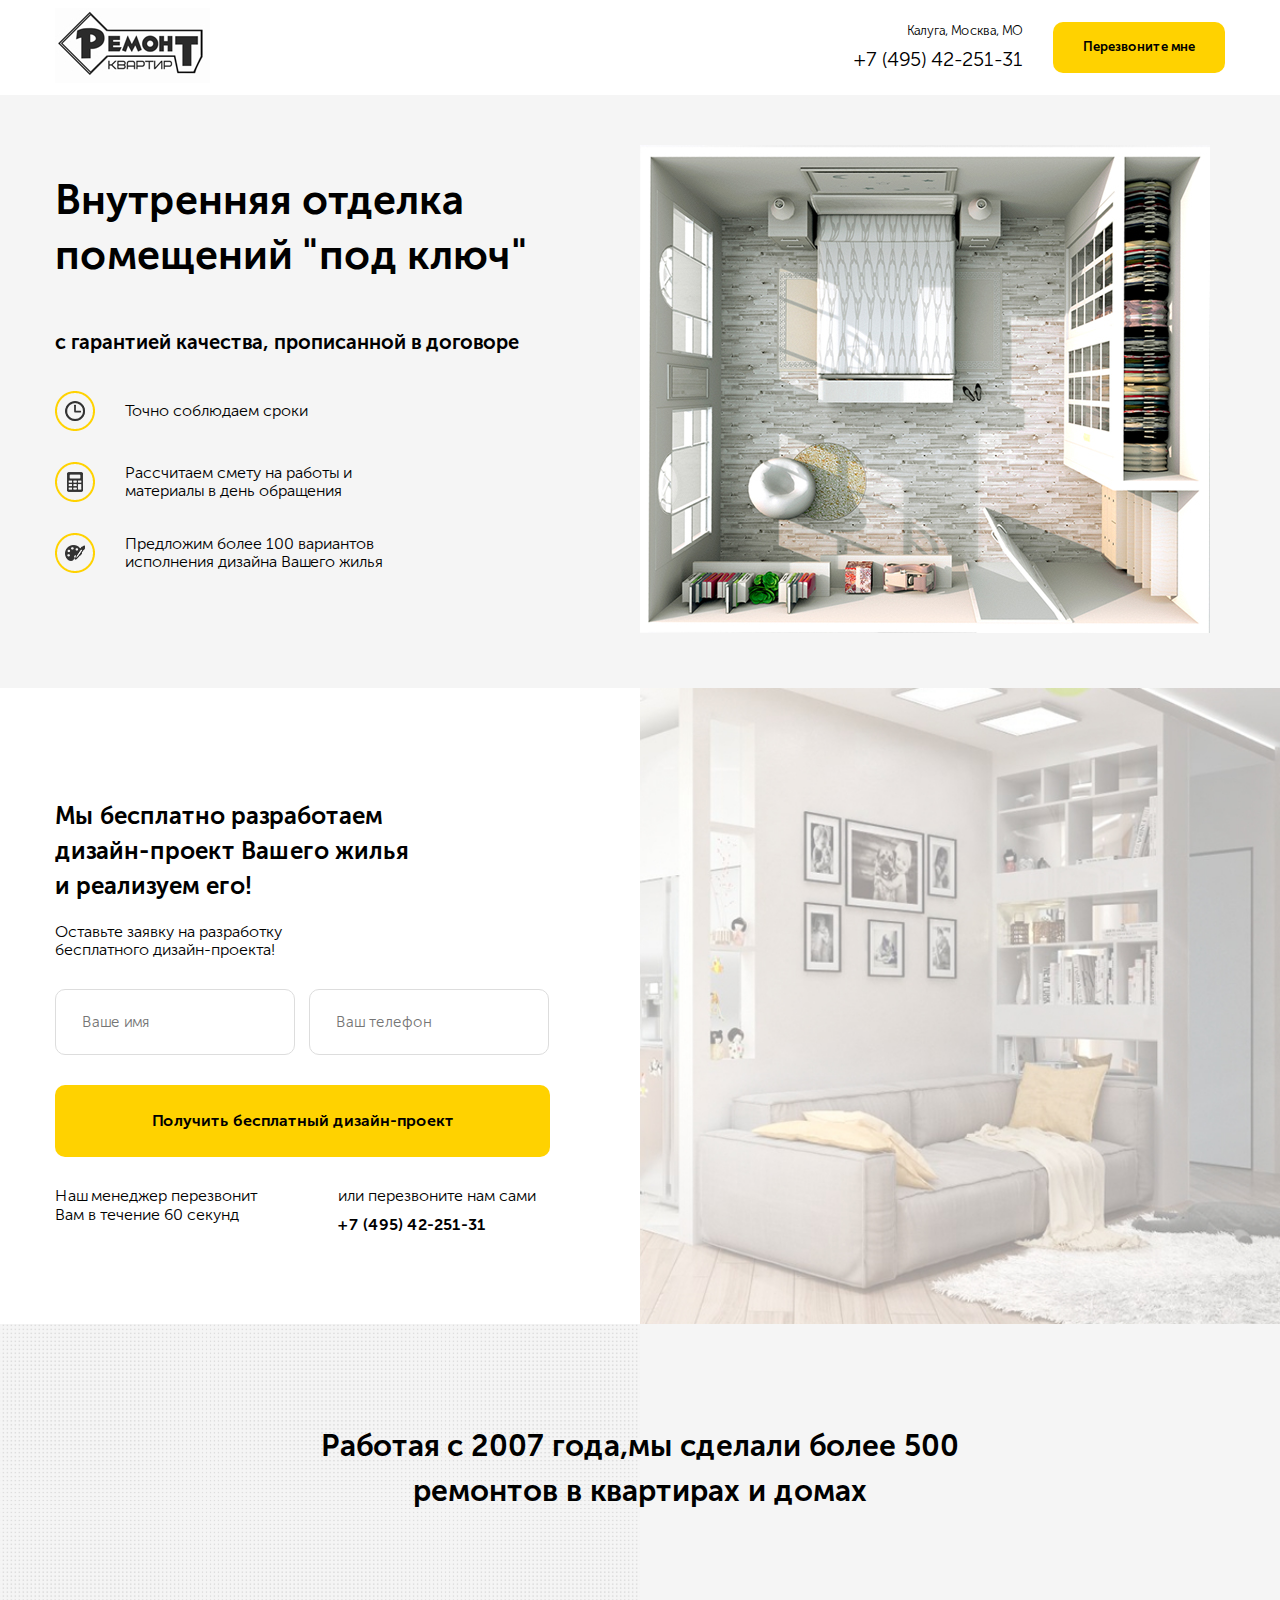
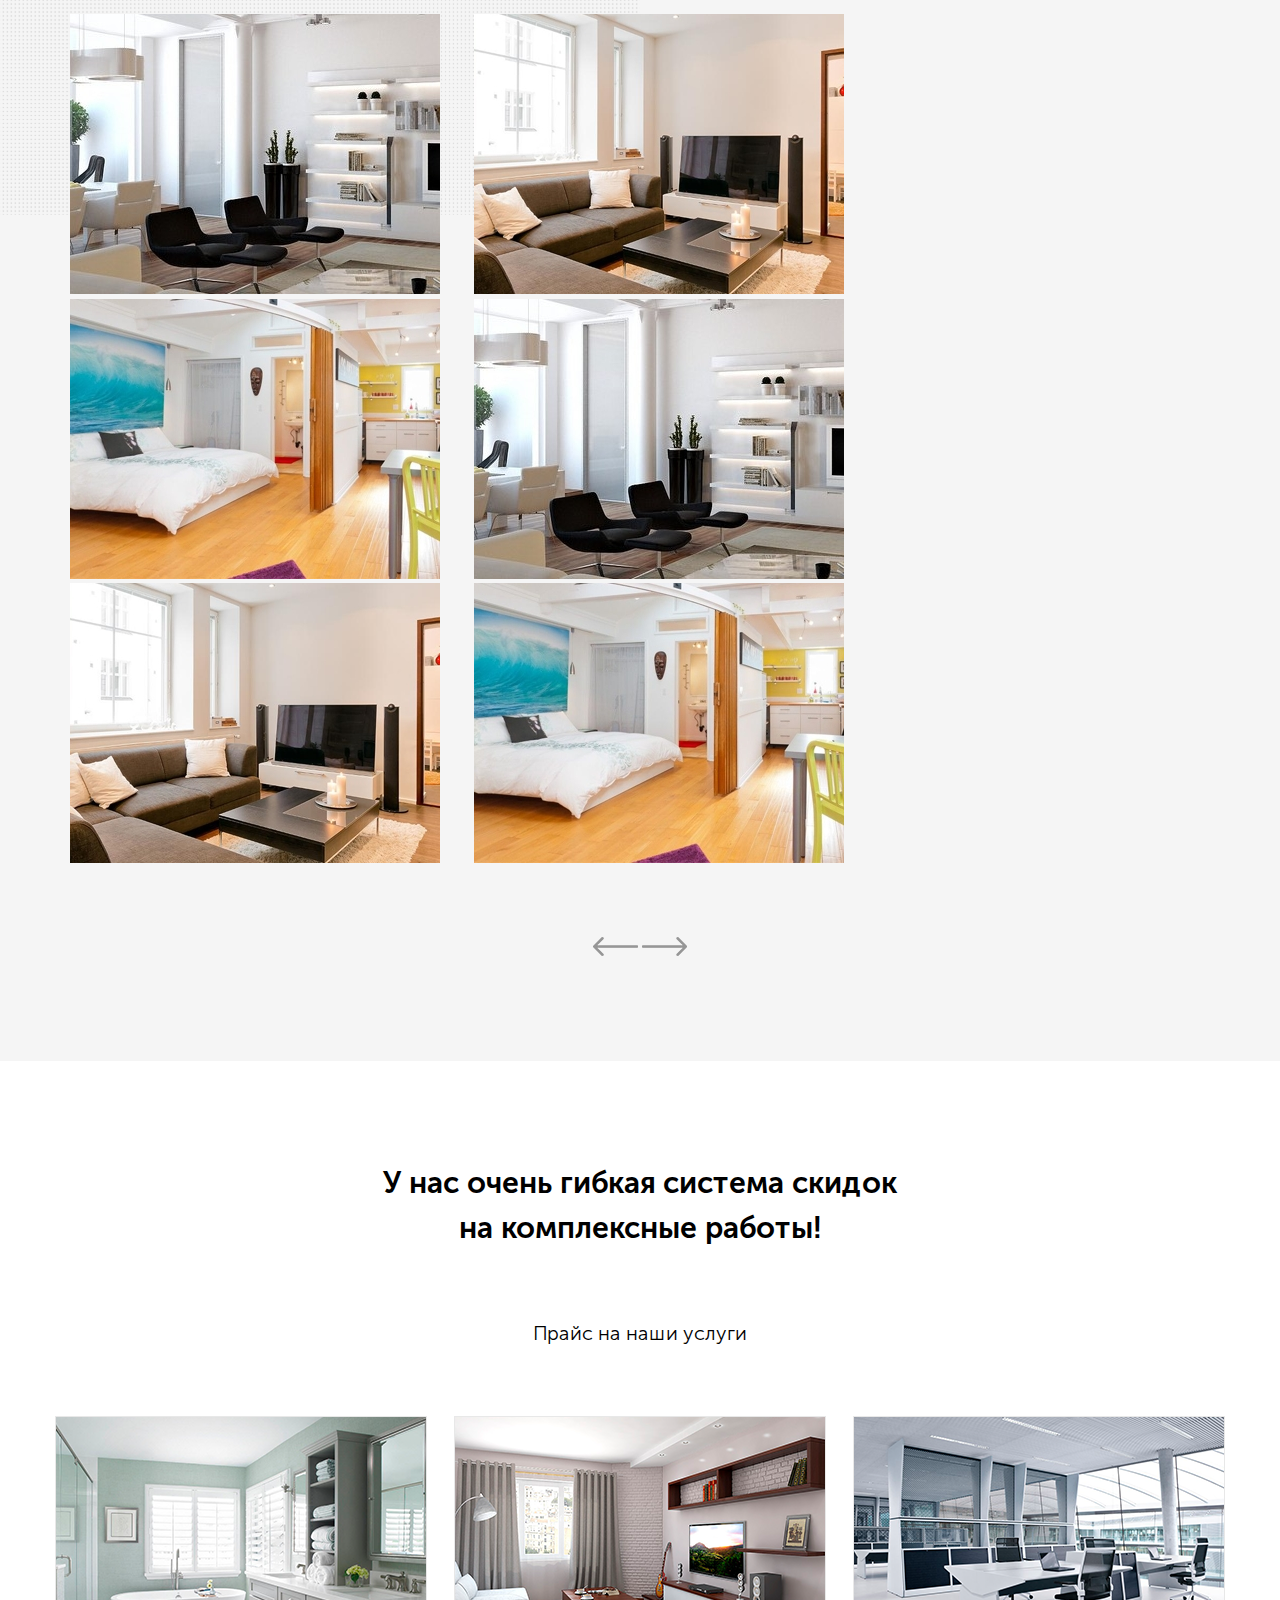
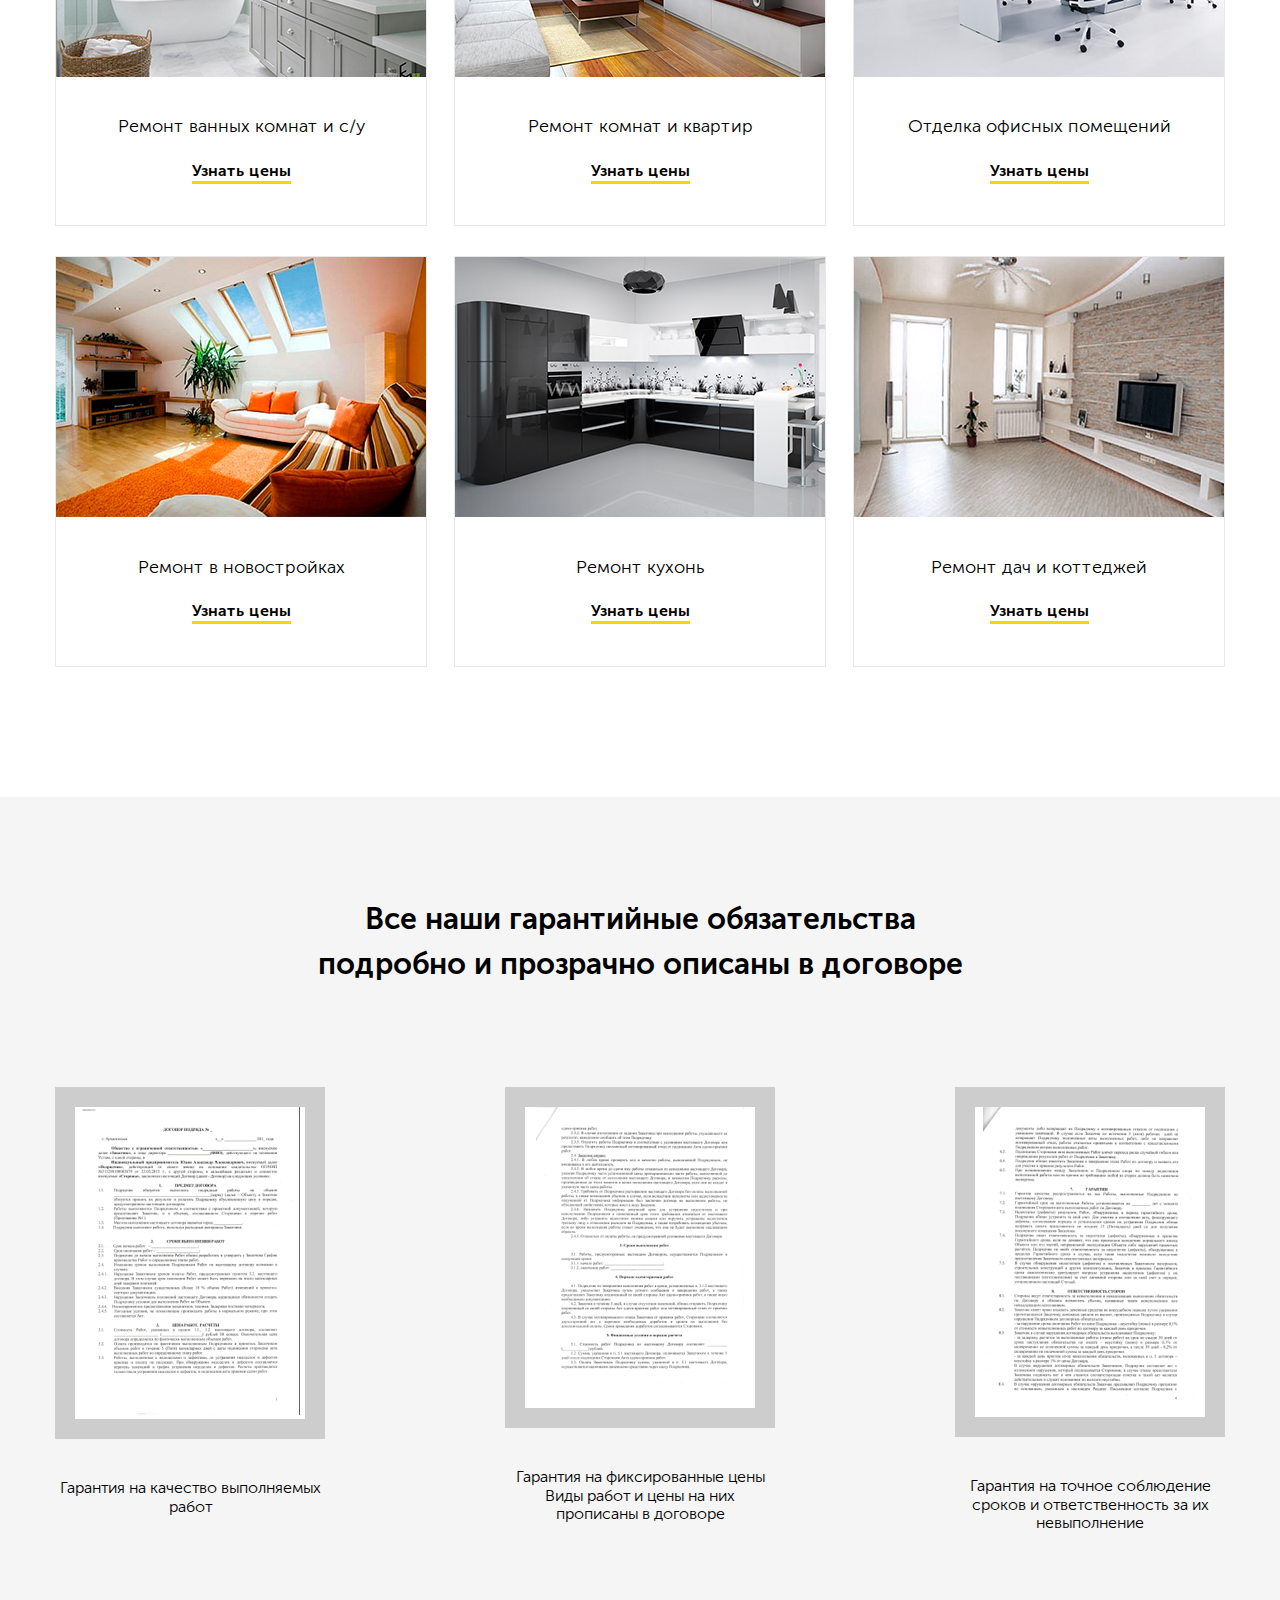
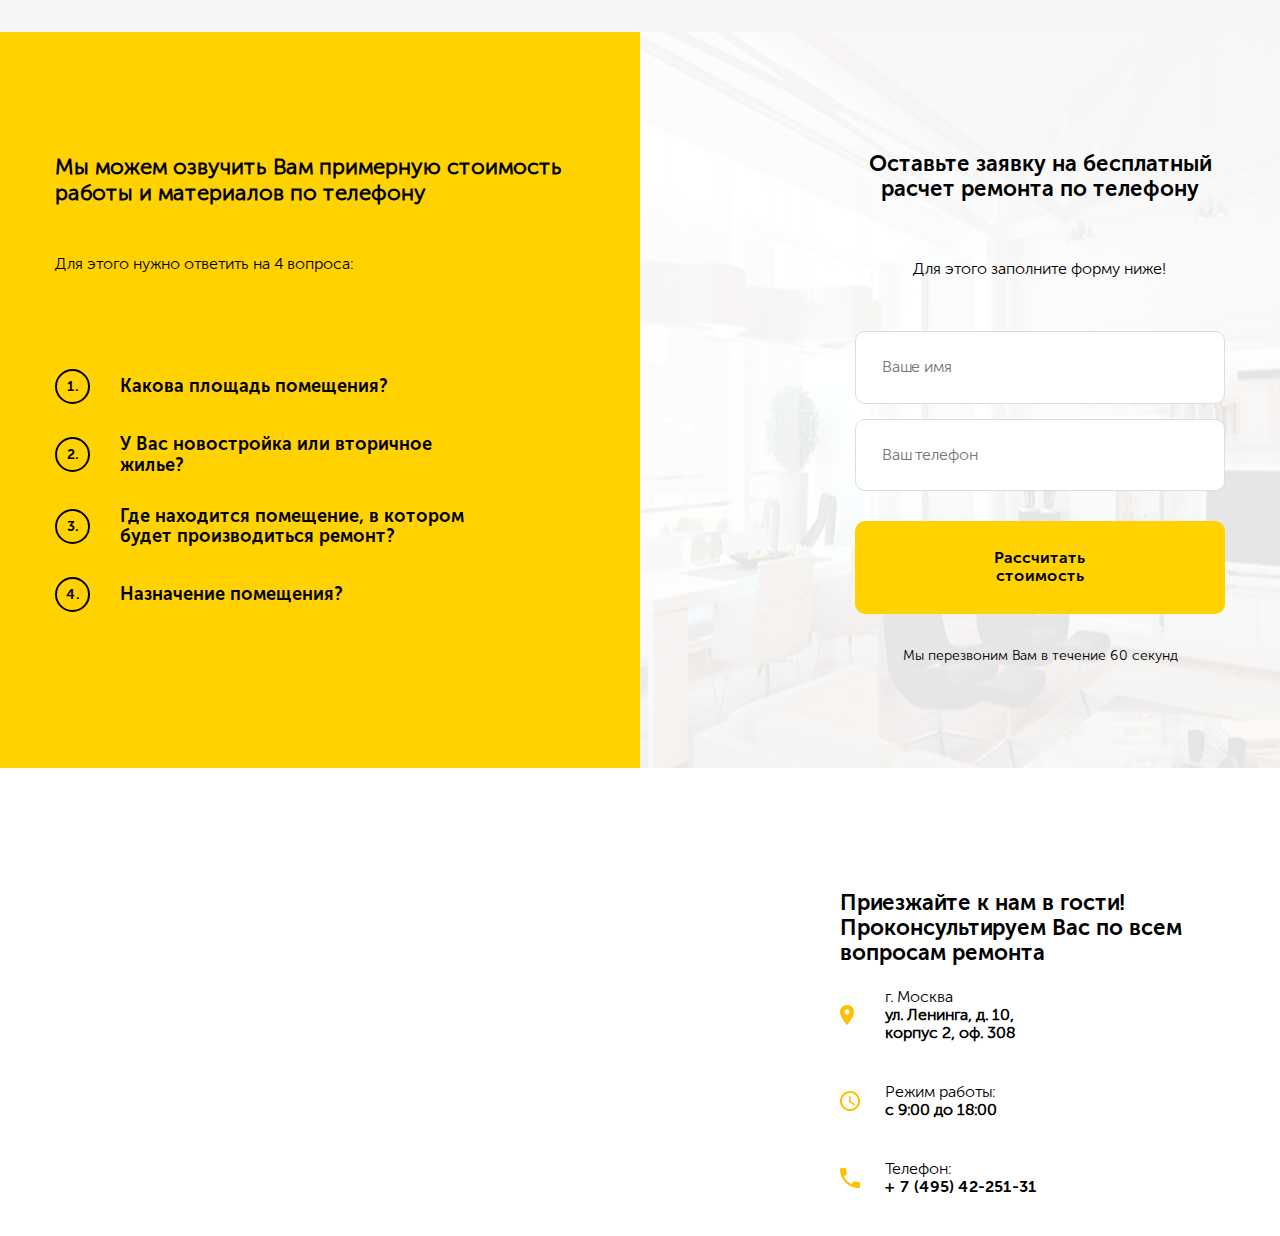
<file: index.html>
<!DOCTYPE html>
<html lang="ru">

<head>
    <meta charset="UTF-8">
    <meta name="viewport" content="width=device-width, initial-scale=1.0">
    <meta http-equiv="X-UA-Compatible" content="ie=edge">
    <title>Ремонт квартир</title>
    <link rel="stylesheet" href="css/normalize.css">
    <link rel="stylesheet" href="css/slick.css">
    <link rel="stylesheet" href="css/style.css">
</head>

<body>
    <nav class="navbar">
        <div class="container">
            <div class="navbar-block">
                <div class="navbar__logo">
                    <img src="img/logo.jpg" alt="logo">
                </div>
                <div class="navbar__info">
                    <div class="navbar__contacts">
                        <span class="navbar__address">Калуга, Москва, МО</span>
                        <a href="tel:+7(495)42-251-31" class="navbar__phone"> +7 (495) 42-251-31 </a>
                    </div>
                    <button class="btn navbar__button" id="btn">Перезвоните мне</button>
                </div>
            </div>
        </div>
    </nav>
    <main>
        <section class="hero">
            <div class="container">
                <div class="hero-block">
                    <div class="hero-text">
                        <h1 class="hero-title">Внутренняя отделка
                            помещений "под ключ"</h1>
                        <span class="hero-subtitle">с гарантией качества, прописанной в договоре</span>
                        <ul class="hero-list">
                            <li class="hero-item">
                                <div class="hero-list__img"> <img src="img/item-1.png" alt="clock-circular-outline">
                                </div>
                                <span class="hero-list__text">Точно соблюдаем сроки</span>
                            </li>
                            <li class="hero-item">
                                <div class="hero-list__img"> <img src="img/item-2.png" alt="calculator"> </div>
                                <span class="hero-list__text">Рассчитаем смету на работы
                                    и материалы в день обращения</span>
                            </li>
                            <li class="hero-item">
                                <div class="hero-list__img"> <img src="img/item-3.png" alt="paint-board-and-brush">
                                </div>
                                <span class="hero-list__text">Предложим более 100 вариантов
                                    исполнения дизайна Вашего жилья</span>
                            </li>
                        </ul>
                    </div>
                    <div class="hero-img">
                        <img src="img/hero-img.jpg" alt="bedroom">
                    </div>
                </div>
            </div>
        </section>
        <section class="offer">
            <div class="container">
                <div class="offer-block">
                    <h2 class="offer__title">Мы бесплатно разработаем
                    дизайн-проект Вашего жилья
                    и реализуем его!</h2>
                    <span class="offer__subtitle">Оставьте заявку на разработку
                    бесплатного дизайн-проекта!</span>
                    <form action="#" class="offer__form">
                        <input type="text" class="offer__input" placeholder="Ваше имя">
                        <input type="tel" class="offer__input" placeholder="Ваш телефон">
                        <button class="btn offer__button">Получить бесплатный дизайн-проект</button>
                    </form>
                    <div class="offer__text">
                        <span class="offer__col">Наш менеджер перезвонит Вам
                            в течение 60 секунд</span>
                        <span class="offer__col">или перезвоните нам сами <a class="offer__tel" href="tel:+">+7 (495) 42-251-31</a> </span>
                    </div>
                </div>
            </div>
        </section>
        <section class="portfolio">
            <div class="container">
                <div class="portfolio-block">
                    <h3 class="portfolio__title">Работая с 2007 года,мы сделали более 500 ремонтов в квартирах и домах</h3>
                    <div class="slider">
                        <img class="slider__img" src="img/img-1.jpg" alt="">
                        <img class="slider__img" src="img/img-2.jpg" alt="">
                        <img class="slider__img" src="img/img-3.jpg" alt="">
                        <img class="slider__img" src="img/img-1.jpg" alt="">
                        <img class="slider__img" src="img/img-2.jpg" alt="">
                        <img class="slider__img" src="img/img-3.jpg" alt="">
                    </div>
                    <div class="portfolio-arrows">
                        <img src="img/left-arrow.png" alt="" class="arrows__left">
                        <img src="img/right-arrow.png" alt="" class="arrows__right">
                    </div>
                </div>
            </div>
        </section>
        <section class="price">
            <div class="container">
                <h2 class="section-title price__title">У нас очень гибкая система скидок на комплексные работы!</h2>
                <span class="price__subtitle">Прайс на наши услуги</span>
                <div class="price-block">
                    <div class="price-card">
                        <img src="img/price-img/price-img1.png" alt="">
                        <span class="price__description">Ремонт ванных комнат и с/у</span>
                        <a href="" class="price__link">Узнать цены</a>
                    </div>
                    <div class="price-card">
                        <img src="img/price-img/price-img2.png" alt="">
                        <span class="price__description">Ремонт комнат и квартир</span>
                        <a href="" class="price__link">Узнать цены</a>
                    </div>
                    <div class="price-card">
                        <img src="img/price-img/price-img3.png" alt="">
                        <span class="price__description">Отделка офисных помещений</span>
                        <a href="" class="price__link">Узнать цены</a>
                    </div>
                    <div class="price-card">
                        <img src="img/price-img/price-img4.png" alt="">
                        <span class="price__description">Ремонт в новостройках</span>
                        <a href="" class="price__link">Узнать цены</a>
                    </div>
                    <div class="price-card">
                        <img src="img/price-img/price-img5.png" alt="">
                        <span class="price__description">Ремонт кухонь</span>
                        <a href="" class="price__link">Узнать цены</a>
                    </div>
                    <div class="price-card">
                        <img src="img/price-img/price-img6.png" alt="">
                        <span class="price__description">Ремонт дач и коттеджей</span>
                        <a href="" class="price__link">Узнать цены</a>
                    </div>
                </div>
            </div>
        </section>
        <section class="warranty">
            <div class="container">
                <h2 class="section-title warranty__title">Все наши гарантийные обязательства подробно и прозрачно описаны в договоре</h2>
                <div class="warranty-wrapper">
                    <div class="warranty-block">
                        <div class="warranty__img">
                            <img src="img/warranty-img/warranty-img1.png" alt="warranty document">
                        </div>
                        <span class="warranty__description">Гарантия на качество выполняемых работ</span>
                    </div>
                    <div class="warranty-block">
                        <div class="warranty__img">
                            <img src="img/warranty-img/warranty-img2.png" alt="warranty document">
                        </div>
                        <span class="warranty__description">Гарантия на фиксированные цены Виды работ и цены на них прописаны в договоре</span>
                    </div>
                    <div class="warranty-block">
                        <div class="warranty__img">
                            <img src="img/warranty-img/warranty-img3.png" alt="warranty document">
                        </div>
                        <span class="warranty__description">Гарантия на точное соблюдение сроков и ответственность за их невыполнение</span>
                    </div>
                </div>
            </div>
        </section>
        <section class="brif">
            <div class="container">
                <div class="brif-wrapper">
                    <div class="brif-block">
                        <h3 class="brif__title">Мы можем озвучить Вам примерную стоимость работы и материалов по телефону</h3>
                        <span class="brif__subtitle">Для этого нужно ответить на 4 вопроса:</span>
                        <ul class="brif-list">
                            <li class="brif__item">
                                <span class="brif__number">1.</span>
                                <span class="brif__question">Какова площадь помещения?</span>
                            </li>
                            <li class="brif__item">
                                <span class="brif__number">2.</span>
                                <span class="brif__question">У Вас новостройка или вторичное жилье?</span>
                            </li>
                            <li class="brif__item">
                                <span class="brif__number">3.</span>
                                <span class="brif__question">Где находится помещение, в котором будет производиться ремонт?</span>
                            </li>
                            <li class="brif__item">
                                <span class="brif__number">4.</span>
                                <span class="brif__question">Назначение помещения?</span>
                            </li>
                        </ul>
                    </div>
                    <div class="form-block">
                        <h2 class="form__title">Оставьте заявку на бесплатный расчет ремонта по телефону</h2>
                        <span class="form__subtitle">Для этого заполните форму ниже!</span>
                        <form action="#" class="form__brif">
                            <input type="text" class="form__input" placeholder="Ваше имя">
                            <input type="tel" class="form__input" placeholder="Ваш телефон">
                            <button class="btn form__button">Рассчитать стоимость</button>
                        </form>
                        <div class="form__text">
                            <span class="form__col">Мы перезвоним Вам в течение 60 секунд</span>
                        </div>
                    </div>
                </div>

            </div>
        </section>
    </main>
    <footer class="footer">
        <div class="map" id="map">
            <script type="text/javascript" charset="utf-8" async
                src="https://api-maps.yandex.ru/services/constructor/1.0/js/?um=constructor%3A613456b2941d125fb9229170cd2068e6face1e13a1f2ea4f3696b8513444e736&amp;width=100%25&amp;height=640&amp;lang=ru_RU&amp;scroll=true"></script>
        </div>
        <div class="container">
            <div class="contacts">
                <div class="contacts-block">
                    <h3 class="contacts-title">Приезжайте к нам в гости! Проконсультируем Вас по всем вопросам ремонта</h3>
                    <ul class="contacts-list">
                        <li class="contacts-list__item">
                            <div class="contacts-list__icon">
                                <img src="img\contacts\map.png" alt="map">
                            </div>
                            <span class="contacts-list__text">г. Москва <br>
                                <strong>ул. Ленинга, д. 10, <br> корпус 2, оф. 308</strong>
                            </span>
                        </li>
                    </ul>
                    <ul class="contacts-list">
                        <li class="contacts-list__item">
                            <div class="contacts-list__icon">
                                <img src="img\contacts\clock.png" alt="clock">
                            </div>
                            <span class="contacts-list__text">Режим работы: <br>
                                <strong>с 9:00 до 18:00</strong>
                            </span>
                        </li>
                    </ul>
                    <ul class="contacts-list">
                        <li class="contacts-list__item">
                            <div class="contacts-list__icon">
                                <img src="img\contacts\phone.png" alt="phone">
                            </div>
                            <span class="contacts-list__text">Телефон: <br> 
                                <a class="contacts-list__link" href="tel:+7 (495) 42-251-31">+ 7 (495) 42-251-31</a>
                            </span>
                        </li>
                    </ul>
                </div>
            </div>
        </div>
    </footer>
    <div class="modal" id="modal">
        <div class="modal-dialog">
            <button class="modal-dialog__close" id="close">&times;</button>
            <h4 class="modal-dialog__title">Окно </h4>
        </div>
    </div>
    <!-- <script src="js/main.js" ></script> -->
    <script src="https://code.jquery.com/jquery-3.4.1.min.js"
        integrity="sha256-CSXorXvZcTkaix6Yvo6HppcZGetbYMGWSFlBw8HfCJo=" crossorigin="anonymous"></script>
    <script src="js/modal.js"></script>
    <script type="text/javascript" src="js/slick.min.js"></script>
    <script src="js/slick.js"></script>
</body>

</html>
</file>
<file: css/style.css>
@font-face {
  font-family: 'Museo Sans Light';
  src: url("../fonts/MuseoSansCyrl-300/MuseoSansCyrl-300.eot");
  src: url("../fonts/MuseoSansCyrl-300/?#iefix") format("embedded-opentype"), url("../fonts/MuseoSansCyrl-300/MuseoSansCyrl-300.woff") format("woff"), url("../fonts/MuseoSansCyrl-300/MuseoSansCyrl-300.ttf") format("truetype");
  font-weight: normal;
  font-style: normal;
}

@font-face {
  font-family: 'Museo Sans Bold';
  src: url("../fonts/MuseoSansCyrl-700/MuseoSansCyrl-700.eot");
  src: url("../fonts/MuseoSansCyrl-700/MuseoSansCyrl-700.eot?#iefix") format("embedded-opentype"), url("../fonts/MuseoSansCyrl-700/MuseoSansCyrl-700.woff") format("woff"), url("../fonts/MuseoSansCyrl-700/MuseoSansCyrl-700.ttf") format("truetype");
  font-weight: normal;
  font-style: normal;
}

* {
  -webkit-box-sizing: border-box;
          box-sizing: border-box;
}

body {
  font-family: 'Museo Sans Light', sans-serif;
  color: #000000;
}

img {
  max-width: 100%;
}

.container {
  max-width: 1170px;
  width: 95%;
  margin: auto;
}

.section-title {
  font-family: 'Museo Sans Bold', sans-serif;
  font-weight: 700;
  font-size: 30px;
  line-height: 45px;
  color: #000000;
  margin: auto;
}

.btn {
  border-radius: 10px;
  background-color: #ffd200;
  border: none;
}

@media (max-width: 1200px) {
  .container {
    max-width: 860px;
  }
}

@media (max-width: 768px) {
  .container {
    max-width: 100%;
  }
}

.navbar {
  padding: 8px 0px;
}

.navbar-block {
  display: -webkit-box;
  display: -ms-flexbox;
  display: flex;
  -webkit-box-pack: justify;
      -ms-flex-pack: justify;
          justify-content: space-between;
  -webkit-box-align: center;
      -ms-flex-align: center;
          align-items: center;
}

.navbar__info {
  display: -webkit-box;
  display: -ms-flexbox;
  display: flex;
  -webkit-box-align: center;
      -ms-flex-align: center;
          align-items: center;
}

.navbar__contacts {
  text-align: end;
}

.navbar__address {
  display: block;
  color: #000000;
  font-size: 13px;
  font-family: 'Museo Sans Light', sans-serif;
  font-weight: 300;
  margin-bottom: 9px;
}

.navbar__button {
  padding: 18px 30px;
  margin-left: 30px;
  font-size: 13px;
  font-family: 'Museo Sans Bold', sans-serif;
  font-weight: 700;
}

.navbar__phone {
  text-decoration: none;
  color: #000000;
  font-size: 20px;
  font-family: 'Museo Sans Light', sans-serif;
  font-weight: 300;
}

@media (max-width: 768px) {
  .navbar__contacts {
    display: none;
  }
  .navbar__button {
    font-size: 12px;
    padding: 15px 26px;
  }
  .navbar__logo {
    max-width: 90px;
  }
}

.hero {
  padding: 50px 0;
  background: #f5f5f5;
}

.hero-block {
  display: -webkit-box;
  display: -ms-flexbox;
  display: flex;
}

.hero-img {
  max-width: 100%;
}

.hero-text {
  -ms-flex-preferred-size: 50%;
      flex-basis: 50%;
  padding-right: 100px;
}

.hero-title {
  font-size: 41px;
  line-height: 55px;
  font-family: 'Museo Sans Bold', sans-serif;
  font-weight: 700;
}

.hero-subtitle {
  color: #000000;
  font-size: 20px;
  line-height: 65px;
  margin-bottom: 70px;
  font-family: 'Museo Sans Bold', sans-serif;
  font-weight: 700;
}

.hero-item {
  display: -webkit-box;
  display: -ms-flexbox;
  display: flex;
  -webkit-box-align: center;
      -ms-flex-align: center;
          align-items: center;
  margin-bottom: 31px;
}

.hero-item:last-child {
  margin-bottom: 0;
}

.hero-list__img {
  margin-right: 30px;
  width: 40px;
  height: 40px;
}

.hero-list {
  padding: 0;
}

.hero-list__text {
  max-width: 300px;
}

@media (max-width: 1200px) {
  .hero {
    padding: 0;
  }
  .hero-block {
    -webkit-box-orient: vertical;
    -webkit-box-direction: normal;
        -ms-flex-direction: column;
            flex-direction: column;
    max-width: 100%;
    -ms-flex-flow: column wrap;
        flex-flow: column wrap;
  }
  .hero-text {
    padding: 0;
  }
  .hero-title {
    font-size: 24px;
    font-weight: 700;
    line-height: 1;
    margin-bottom: 15px;
  }
  .hero-subtitle {
    font-size: 16px;
  }
  .hero-item {
    -webkit-box-align: center;
        -ms-flex-align: center;
            align-items: center;
  }
  .hero-list {
    margin-right: 0;
    margin-bottom: 40px;
  }
  .hero-list__text {
    width: 200px;
    font-size: 12px;
    font-weight: 400;
    font-family: 'Museo Sans Light';
  }
}

.offer {
  background: url("../img/offer-bg.jpg") no-repeat;
  background-position: center right;
  background-size: contain;
  padding: 90px 0;
  position: relative;
}

.offer::before {
  content: '';
  width: 50%;
  height: 100%;
  position: absolute;
  background-color: #fff;
  top: 0;
  left: 0;
}

.offer-block {
  position: relative;
  width: 50%;
  padding-right: 90px;
}

.offer__title {
  font-size: 24px;
  line-height: 35px;
  width: 365px;
  font-family: 'Museo Sans Bold', sans-serif;
  font-weight: 700;
  margin-bottom: 20px;
}

.offer__subtitle {
  display: inline-block;
  font-size: 16px;
  width: 240px;
  font-family: 'Museo Sans Light', sans-serif;
  font-weight: 300;
  margin-bottom: 30px;
}

.offer__input {
  padding: 20px 26px;
  border-radius: 10px;
  border: 1px solid #dddddd;
  margin-bottom: 30px;
  font-size: 15px;
  line-height: 24px;
  width: 240px;
  font-family: 'Museo Sans Light', sans-serif;
  font-weight: 300;
  outline: none;
}

.offer__input:first-child {
  margin-right: 10px;
}

.offer__button {
  padding: 27px;
  width: 100%;
  font-size: 16px;
  line-height: 18px;
  font-family: 'Museo Sans Bold', sans-serif;
  font-weight: 700;
  margin-bottom: 30px;
}

.offer__col {
  display: block;
  width: 240px;
  font-family: 'Museo Sans Light', sans-serif;
  font-weight: 300;
}

.offer__col:first-child {
  margin-right: 70px;
}

.offer__text {
  display: -webkit-box;
  display: -ms-flexbox;
  display: flex;
}

.offer__tel {
  display: block;
  width: 100%;
  text-decoration: none;
  color: #000000;
  font-family: 'Museo Sans Bold', sans-serif;
  font-weight: 700;
  margin-top: 10px;
}

@media (max-width: 1200px) {
  .offer {
    background: #fff;
  }
  .offer-block {
    width: 100%;
    padding: 0;
  }
  .offer__input {
    width: 100%;
  }
}

@media (max-width: 768px) {
  .offer__col {
    -webkit-box-pack: center;
        -ms-flex-pack: center;
            justify-content: center;
  }
  .offer__col:first-child {
    margin-right: 0;
  }
}

@media (max-width: 567px) {
  .offer__text {
    -webkit-box-orient: vertical;
    -webkit-box-direction: normal;
        -ms-flex-direction: column;
            flex-direction: column;
  }
  .offer__title {
    font-size: 18px;
    width: 100%;
    line-height: 1.2;
  }
  .offer__col {
    margin-bottom: 15px;
  }
}

.portfolio {
  background: #f5f5f5 url("../img/portfolio-bg.jpg") no-repeat;
  background-size: 50%;
  padding: 100px 0;
}

.portfolio__title {
  text-align: center;
  font-size: 30px;
  font-family: 'Museo Sans Bold', sans-serif;
  font-weight: 700;
  line-height: 45px;
  max-width: 780px;
  margin: auto;
  margin-bottom: 100px;
}

.portfolio-arrows {
  text-align: center;
  margin-top: 70px;
}

.slider__img {
  margin: 0 15px;
}

.slider__img-last-child {
  margin-right: 0;
}

.price {
  padding: 100px 0;
}

.price__title {
  max-width: 515px;
  text-align: center;
  margin-bottom: 60px;
}

.price__subtitle {
  font-family: 'Museo Sans Light', sans-serif;
  font-weight: 300;
  font-size: 20px;
  line-height: 45px;
  text-align: center;
  display: block;
  margin-bottom: 60px;
}

.price-block {
  display: -webkit-box;
  display: -ms-flexbox;
  display: flex;
  -webkit-box-pack: justify;
      -ms-flex-pack: justify;
          justify-content: space-between;
  -ms-flex-wrap: wrap;
      flex-wrap: wrap;
}

.price__description {
  display: block;
  margin-top: 35px;
  margin-bottom: 25px;
  font-size: 18px;
  font-family: 'Museo Sans Light', sans-serif;
  font-weight: 300;
}

.price-card {
  text-align: center;
  margin-bottom: 30px;
  border: 1px solid #e8e8e8;
  padding-bottom: 45px;
  -webkit-transition: 0.5s;
  transition: 0.5s;
}

.price-card:hover {
  -webkit-box-shadow: 0 20px 25px rgba(0, 0, 0, 0.1);
          box-shadow: 0 20px 25px rgba(0, 0, 0, 0.1);
}

.price__link {
  text-decoration: none;
  font-size: 16px;
  line-height: 18px;
  font-family: 'Museo Sans Bold', sans-serif;
  font-weight: 700;
  color: #000000;
  position: relative;
  display: inline-block;
}

.price__link:hover:after {
  height: 12px;
}

.price__link::after {
  content: '';
  display: block;
  position: absolute;
  bottom: -4px;
  left: 0;
  width: 100%;
  height: 3px;
  background-color: #ffd200;
  z-index: -1;
  -webkit-transition: 0.5s;
  transition: 0.5s;
}

@media (max-width: 800px) {
  .price .price-card {
    margin: auto;
    margin-bottom: 30px;
    padding-bottom: 35px;
  }
  .price .price__description {
    font-size: 14px;
    margin-top: 28px;
    margin-bottom: 19px;
  }
}

.warranty {
  padding: 100px 0;
  background: #f5f5f5;
}

.warranty__title {
  max-width: 650px;
  text-align: center;
  margin-bottom: 100px;
}

.warranty-wrapper {
  display: -webkit-box;
  display: -ms-flexbox;
  display: flex;
  -webkit-box-pack: justify;
      -ms-flex-pack: justify;
          justify-content: space-between;
}

.warranty-block {
  max-width: 270px;
  text-align: center;
}

.warranty__img {
  border: 20px solid #cecdcd;
  background-color: #ffffff;
  margin-bottom: 40px;
}

@media (max-width: 1200px) {
  .warranty-wrapper {
    -webkit-box-orient: vertical;
    -webkit-box-direction: normal;
        -ms-flex-direction: column;
            flex-direction: column;
    -webkit-box-align: center;
        -ms-flex-align: center;
            align-items: center;
  }
  .warranty-block {
    margin-bottom: 40px;
  }
}

.brif {
  padding: 100px 0;
  background: url(/img/brif-img.png) no-repeat #ffd200 100% 0;
  background-size: 50% 101%;
}

.brif-wrapper {
  display: -webkit-box;
  display: -ms-flexbox;
  display: flex;
  -webkit-box-pack: justify;
      -ms-flex-pack: justify;
          justify-content: space-between;
}

.brif-block {
  max-width: 515px;
}

.brif__title {
  font-size: 22px;
  margin-bottom: 50px;
}

.brif__subtitle {
  display: inline-block;
  margin-bottom: 80px;
}

.brif-list {
  list-style: none;
  padding: 0;
}

.brif__item {
  display: -webkit-box;
  display: -ms-flexbox;
  display: flex;
  -webkit-box-align: center;
      -ms-flex-align: center;
          align-items: center;
  margin-bottom: 30px;
}

.brif__number {
  display: inline-block;
  margin-right: 30px;
  font-size: 14px;
  font-family: 'Museo Sans Bold', sans-serif;
  font-weight: 700;
  width: 35px;
  height: 35px;
  display: -webkit-box;
  display: -ms-flexbox;
  display: flex;
  -webkit-box-pack: center;
      -ms-flex-pack: center;
          justify-content: center;
  -webkit-box-align: center;
      -ms-flex-align: center;
          align-items: center;
  line-height: 35px;
  border: 2px solid #000000;
  border-radius: 50%;
}

.brif__question {
  display: inline-blockv;
  font-size: 18px;
  font-family: 'Museo Sans Bold', sans-serif;
  font-weight: 700;
  max-width: 380px;
}

.form-block {
  position: relative;
  width: 50%;
  text-align: center;
  max-width: 370px;
}

.form__title {
  font-size: 22px;
  font-family: 'Museo Sans Bold', sans-serif;
  font-weight: 700;
  margin-bottom: 50px;
}

.form__subtitle {
  font-size: 16px;
  font-weight: 400;
  line-height: 35px;
  display: inline-block;
  margin-bottom: 45px;
}

.form__input {
  padding: 26px;
  border-radius: 10px;
  border: 1px solid #dddddd;
  width: 100%;
  margin-bottom: 30px;
}

.form__input:first-child {
  margin-bottom: 0;
  margin-bottom: 15px;
}

.form__col {
  font-size: 14px;
  font-family: 'Museo Sans Light', sans-serif;
  font-weight: 300;
  line-height: 24px;
}

.form__button {
  padding: 28px 97px;
  font-family: 'Museo Sans Bold', sans-serif;
  font-weight: 700;
  font-size: 16px;
  margin-bottom: 30px;
}

@media (max-width: 1200px) {
  .brif-block {
    max-width: 415px;
  }
  .brif__title {
    font-size: 18px;
    margin-bottom: 40px;
  }
  .brif__subtitle {
    margin-bottom: 35px;
  }
  .brif__number {
    margin-right: 20px;
    font-size: 14px;
  }
  .brif__question {
    font-size: 14px;
    max-width: 380px;
  }
  .form-block {
    max-width: 370px;
  }
  .form__title {
    font-size: 18px;
    margin-bottom: 35px;
  }
  .form__subtitle {
    margin-bottom: 35px;
  }
  .form__input {
    padding: 26px;
    border-radius: 10px;
    border: 1px solid #dddddd;
    width: 100%;
    margin-bottom: 30px;
  }
  .form__input:first-child {
    margin-bottom: 0;
    margin-bottom: 15px;
  }
  .form__col {
    font-size: 14px;
    font-family: 'Museo Sans Light', sans-serif;
    font-weight: 300;
    line-height: 24px;
  }
  .form__button {
    font-size: 14px;
    margin-bottom: 20px;
  }
}

@media (max-width: 870px) {
  .brif {
    background: url(/img/brif-img.png) no-repeat, #ffd200 100% 0;
    background-size: 100% 50%, 100% 100%;
  }
  .brif-wrapper {
    -webkit-box-orient: vertical;
    -webkit-box-direction: normal;
        -ms-flex-direction: column;
            flex-direction: column;
    -webkit-box-align: center;
        -ms-flex-align: center;
            align-items: center;
  }
  .form__button {
    font-size: 14px;
    margin-bottom: 20px;
    background-color: #f0a80e;
    width: 100%;
    padding: 28px 65px;
  }
  .form-block {
    margin-top: 130px;
    width: 100%;
  }
}

.modal {
  position: fixed;
  width: 100%;
  height: 100%;
  background: rgba(0, 0, 0, 0.5);
  top: 0;
  left: 0;
  display: none;
}

.modal_active {
  display: -webkit-box;
  display: -ms-flexbox;
  display: flex;
}

.modal-dialog {
  margin: auto;
  max-width: 400px;
  width: 90%;
  background: #fff;
  min-height: 200px;
  padding: 40px;
  position: relative;
}

.modal-dialog__close {
  position: absolute;
  top: 0;
  right: 0;
}

.footer {
  position: relative;
}

.map {
  position: absolute;
  left: 0;
  top: 0;
  width: 50%;
}

.contacts {
  display: -webkit-box;
  display: -ms-flexbox;
  display: flex;
  -webkit-box-pack: end;
      -ms-flex-pack: end;
          justify-content: flex-end;
}

.contacts-block {
  -ms-flex-preferred-size: 50%;
      flex-basis: 50%;
  padding-top: 100px;
  padding-left: 200px;
}

.contacts-title {
  font-size: 22px;
  font-family: 'Museo Sans Bold', sans-serif;
  font-weight: 700;
}

.contacts-list {
  list-style: none;
  padding: 0;
}

.contacts-list__item {
  display: -webkit-box;
  display: -ms-flexbox;
  display: flex;
  -webkit-box-align: center;
      -ms-flex-align: center;
          align-items: center;
  margin-bottom: 40px;
}

.contacts-list__icon {
  width: 20px;
  height: 20px;
  margin-right: 25px;
}

.contacts-list__link {
  text-decoration: none;
  color: #000000;
  font-family: 'Museo Sans Bold', sans-serif;
  font-weight: 700;
}

@media (max-width: 1200px) {
  .contacts-block {
    padding-left: 100px;
  }
}

@media (max-width: 870px) {
  .footer {
    display: -webkit-box;
    display: -ms-flexbox;
    display: flex;
    -webkit-box-orient: vertical;
    -webkit-box-direction: normal;
        -ms-flex-direction: column;
            flex-direction: column;
  }
  .map {
    position: static;
    width: 100%;
  }
  .contacts-block {
    -ms-flex-preferred-size: 100%;
        flex-basis: 100%;
    padding-left: 0;
  }
  .contacts-title {
    max-width: 500px;
  }
}
</file>
